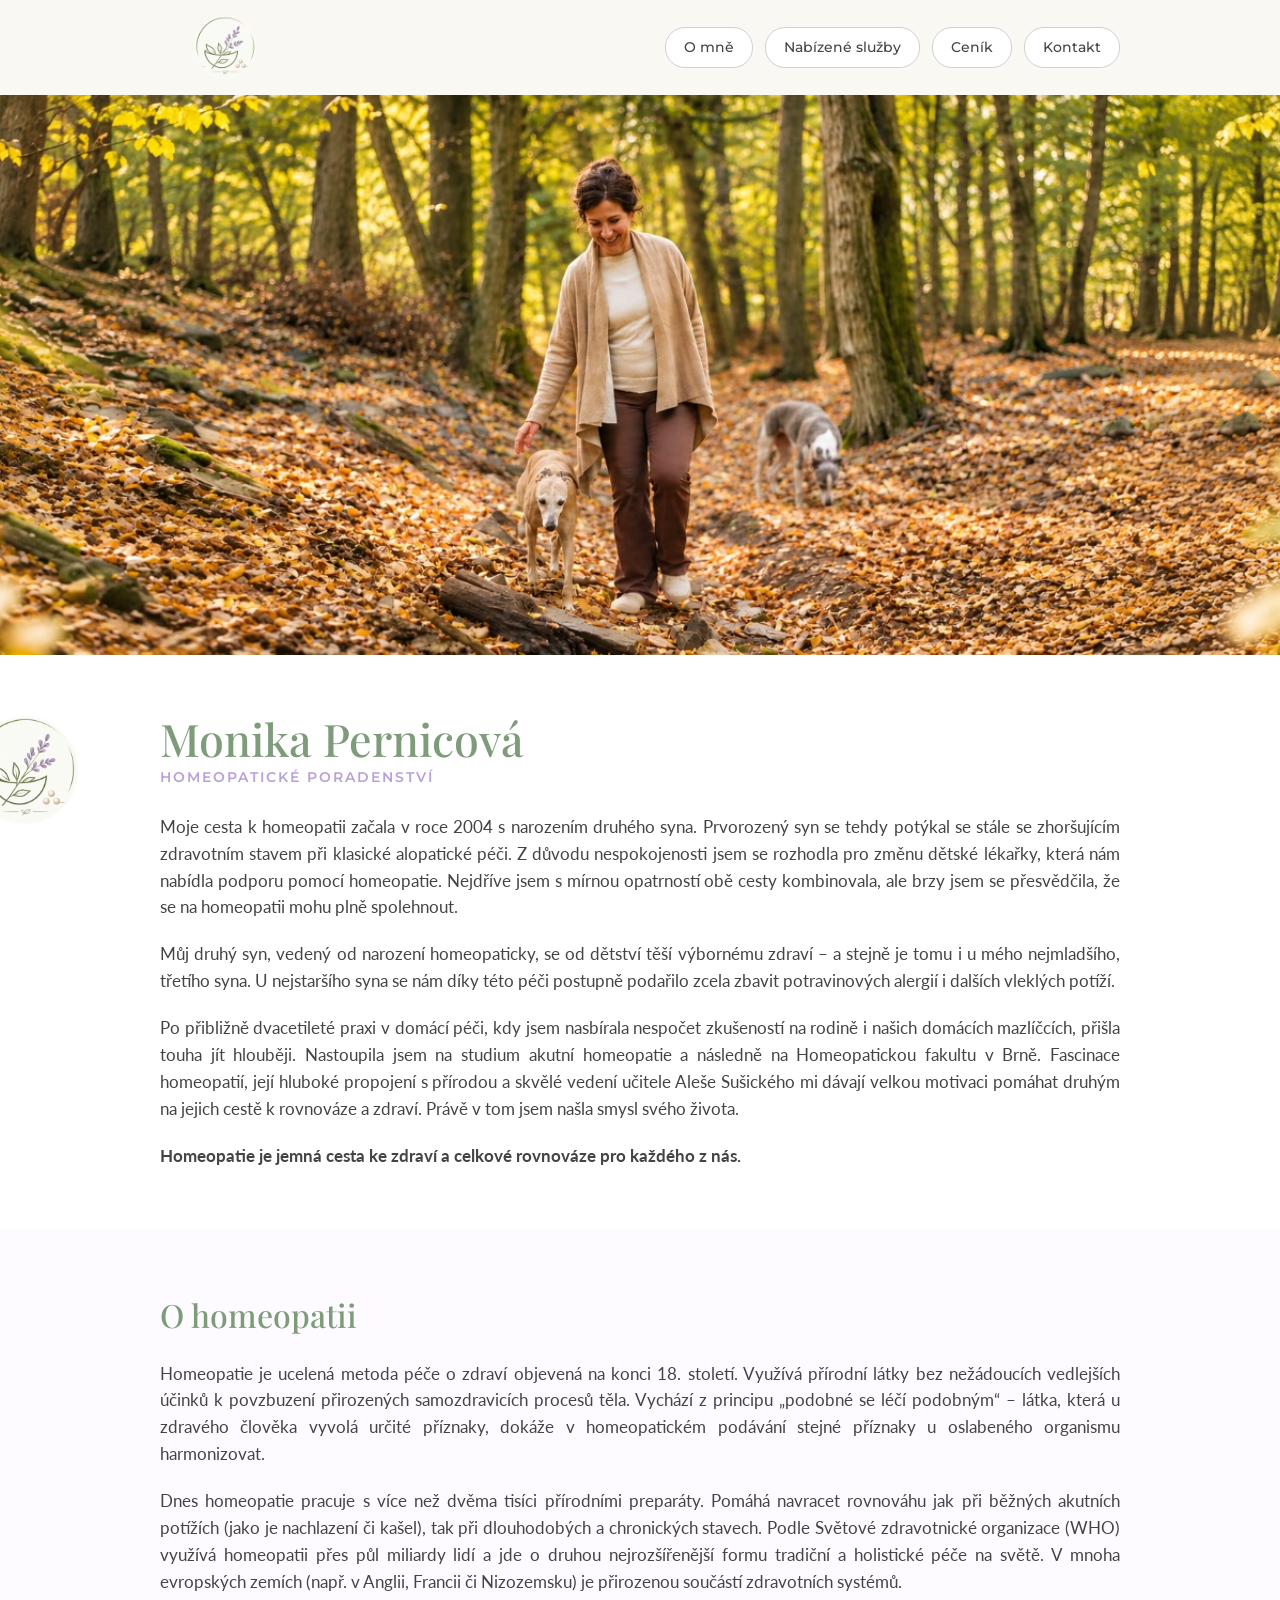
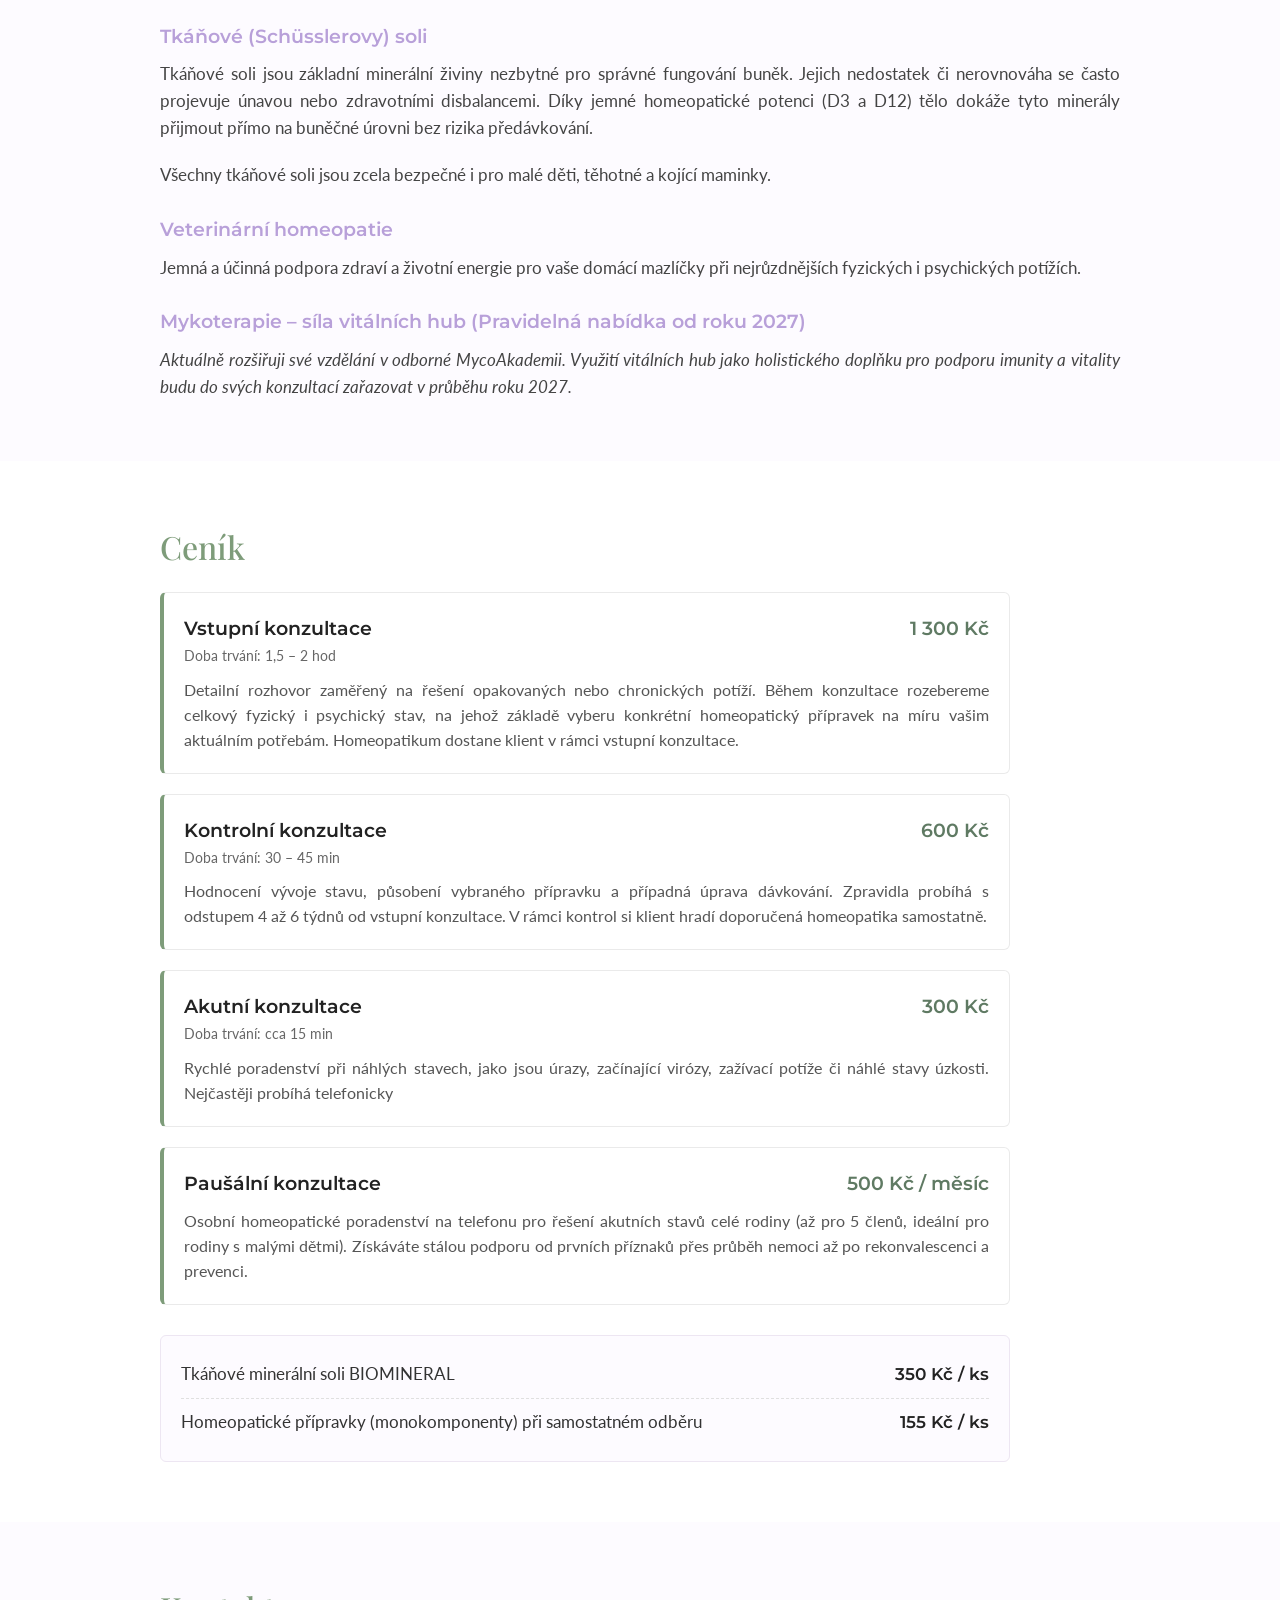
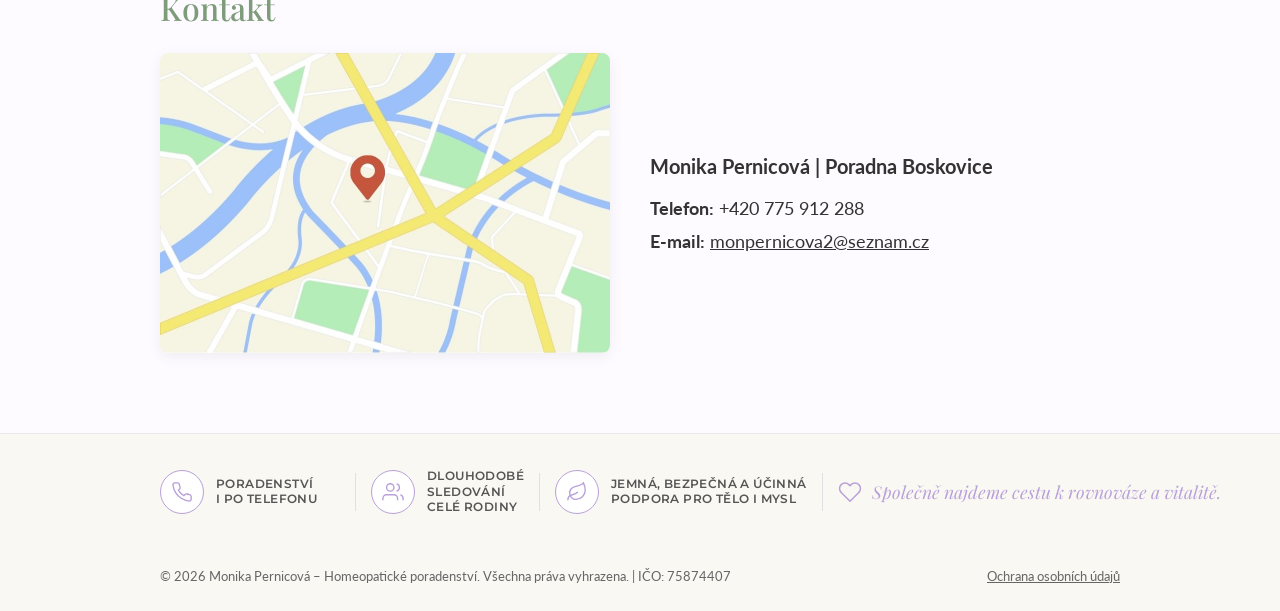
<file: index.html>
<!DOCTYPE html>
<html lang="cs">
<head>
    <meta charset="UTF-8">
    <meta name="viewport" content="width=device-width, initial-scale=1.0">
    <title>Monika Pernicová – Homeopatické poradenství</title>
    <link rel="preconnect" href="https://fonts.googleapis.com">
    <link rel="preconnect" href="https://fonts.gstatic.com" crossorigin>
    <link rel="icon" type="image/png" sizes="192x192" href="img/favicon.png">
    <link rel="apple-touch-icon" href="img/apple-touch-icon.png">
    <link href="https://fonts.googleapis.com/css2?family=Lato:ital,wght@0,300;0,400;0,700;1,400&family=Montserrat:wght@400;500;600&family=Playfair+Display:ital,wght@0,400;0,500;0,600;1,400&display=swap" rel="stylesheet">
    
    <link rel="stylesheet" href="styles.css">
</head>
<body>

    <header class="navbar">
        <div class="container nav-container">
            <a href="#" class="logo-link">
                <img src="/img/logo.png" alt="Monika Pernicová Logo" class="logo-img">
            </a>
            <nav class="nav-menu">
                <a href="#omne" class="nav-btn">O mně</a>
                <a href="#sluzby" class="nav-btn">Nabízené služby</a>
                <a href="#proklienty" class="nav-btn">Ceník</a>
                <a href="#kontakt" class="nav-btn">Kontakt</a>
            </nav>
        </div>
    </header>

    <section class="hero">
        <img src="/img/hero-foto.jpeg" alt="Monika Pernicová" class="hero-img">
    </section>

    <main>
        
       <section id="omne" class="content-section">
            <div class="container">
                <div class="about-header-wrapper">
                    <img src="img/logo.png" alt="Monika Pernicová Logo" class="about-section-logo">
                    <div class="about-title-group">
                        <h1 class="brand-title">Monika Pernicová</h1>
                        <h2 class="brand-subtitle">HOMEOPATICKÉ PORADENSTVÍ</h2>
                    </div>
                </div>
                <div class="text-block">
                    <p>Moje cesta k homeopatii začala v roce 2004 s narozením druhého syna. Prvorozený syn se tehdy potýkal se stále se zhoršujícím zdravotním stavem při klasické alopatické péči. Z důvodu nespokojenosti jsem se rozhodla pro změnu dětské lékařky, která nám nabídla podporu pomocí homeopatie. Nejdříve jsem s mírnou opatrností obě cesty kombinovala, ale brzy jsem se přesvědčila, že se na homeopatii mohu plně spolehnout.</p>
                    <p>Můj druhý syn, vedený od narození homeopaticky, se od dětství těší výbornému zdraví – a stejně je tomu i u mého nejmladšího, třetího syna. U nejstaršího syna se nám díky této péči postupně podařilo zcela zbavit potravinových alergií i dalších vleklých potíží.</p>
                    <p>Po přibližně dvacetileté praxi v domácí péči, kdy jsem nasbírala nespočet zkušeností na rodině i našich domácích mazlíčcích, přišla touha jít hlouběji. Nastoupila jsem na studium akutní homeopatie a následně na Homeopatickou fakultu v Brně. Fascinace homeopatií, její hluboké propojení s přírodou a skvělé vedení učitele Aleše Sušického mi dávají velkou motivaci pomáhat druhým na jejich cestě k rovnováze a zdraví. Právě v tom jsem našla smysl svého života.</p>
                    <p><strong>Homeopatie je jemná cesta ke zdraví a celkové rovnováze pro každého z nás.</strong></p>
                </div>
            </div>
        </section>

        <section id="sluzby" class="content-section section-alt">
            <div class="container">
                <h2 class="section-title">O homeopatii</h2>
                <div class="text-block">
                    <p>Homeopatie je ucelená metoda péče o zdraví objevená na konci 18. století. Využívá přírodní látky bez nežádoucích vedlejších účinků k povzbuzení přirozených samozdravicích procesů těla. Vychází z principu „podobné se léčí podobným“ – látka, která u zdravého člověka vyvolá určité příznaky, dokáže v homeopatickém podávání stejné příznaky u oslabeného organismu harmonizovat.</p>
                    <p>Dnes homeopatie pracuje s více než dvěma tisíci přírodními preparáty. Pomáhá navracet rovnováhu jak při běžných akutních potížích (jako je nachlazení či kašel), tak při dlouhodobých a chronických stavech. Podle Světové zdravotnické organizace (WHO) využívá homeopatii přes půl miliardy lidí a jde o druhou nejrozšířenější formu tradiční a holistické péče na světě. V mnoha evropských zemích (např. v Anglii, Francii či Nizozemsku) je přirozenou součástí zdravotních systémů.</p>
                    
                    <h3 class="subtitle sub-margin">Tkáňové (Schüsslerovy) soli</h3>
                    <p>Tkáňové soli jsou základní minerální živiny nezbytné pro správné fungování buněk. Jejich nedostatek či nerovnováha se často projevuje únavou nebo zdravotními disbalancemi. Díky jemné homeopatické potenci (D3 a D12) tělo dokáže tyto minerály přijmout přímo na buněčné úrovni bez rizika předávkování.</p>
                    <p>Všechny tkáňové soli jsou zcela bezpečné i pro malé děti, těhotné a kojící maminky.</p>

                    <h3 class="subtitle sub-margin">Veterinární homeopatie</h3>
                    <p>Jemná a účinná podpora zdraví a životní energie pro vaše domácí mazlíčky při nejrůzdnějších fyzických i psychických potížích.</p>

                    <h3 class="subtitle sub-margin">Mykoterapie – síla vitálních hub (Pravidelná nabídka od roku 2027)</h3>
                    <p><em>Aktuálně rozšiřuji své vzdělání v odborné MycoAkademii. Využití vitálních hub jako holistického doplňku pro podporu imunity a vitality budu do svých konzultací zařazovat v průběhu roku 2027.</em></p>
                </div>
            </div>
        </section>

        <section id="proklienty" class="content-section">
            <div class="container">
                <h2 class="section-title">Ceník</h2>
                
                <div class="pricing-container">
                    <div class="pricing-card">
                        <div class="pricing-card-header">
                            <div>
                                <h3 class="pricing-card-title">Vstupní konzultace</h3>
                                <span class="pricing-duration">Doba trvání: 1,5 – 2 hod</span>
                            </div>
                            <span class="pricing-card-price">1 300 Kč</span>
                        </div>
                        <p class="pricing-card-text">Detailní rozhovor zaměřený na řešení opakovaných nebo chronických potíží. Během konzultace rozebereme celkový fyzický i psychický stav, na jehož základě vyberu konkrétní homeopatický přípravek na míru vašim aktuálním potřebám. Homeopatikum dostane klient v rámci vstupní konzultace.</p>
                    </div>

                    <div class="pricing-card">
                        <div class="pricing-card-header">
                            <div>
                                <h3 class="pricing-card-title">Kontrolní konzultace</h3>
                                <span class="pricing-duration">Doba trvání: 30 – 45 min</span>
                            </div>
                            <span class="pricing-card-price">600 Kč</span>
                        </div>
                        <p class="pricing-card-text">Hodnocení vývoje stavu, působení vybraného přípravku a případná úprava dávkování. Zpravidla probíhá s odstupem 4 až 6 týdnů od vstupní konzultace. V rámci kontrol si klient hradí doporučená homeopatika samostatně.</p>
                    </div>

                    <div class="pricing-card">
                        <div class="pricing-card-header">
                            <div>
                                <h3 class="pricing-card-title">Akutní konzultace</h3>
                                <span class="pricing-duration">Doba trvání: cca 15 min</span>
                            </div>
                            <span class="pricing-card-price">300 Kč</span>
                        </div>
                        <p class="pricing-card-text">Rychlé poradenství při náhlých stavech, jako jsou úrazy, začínající virózy, zažívací potíže či náhlé stavy úzkosti. Nejčastěji probíhá telefonicky</p>
                    </div>

                    <div class="pricing-card">
                        <div class="pricing-card-header">
                            <div>
                                <h3 class="pricing-card-title">Paušální konzultace</h3>
                            </div>
                            <span class="pricing-card-price">500 Kč / měsíc</span>
                        </div>
                        <p class="pricing-card-text">Osobní homeopatické poradenství na telefonu pro řešení akutních stavů celé rodiny (až pro 5 členů, ideální pro rodiny s malými dětmi). Získáváte stálou podporu od prvních příznaků přes průběh nemoci až po rekonvalescenci a prevenci.</p>
                    </div>

                    <div class="pricing-extra">
                        <div class="pricing-row">
                            <span class="service-name">Tkáňové minerální soli BIOMINERAL</span>
                            <span class="price">350 Kč / ks</span>
                        </div>
                        <div class="pricing-row">
                            <span class="service-name">Homeopatické přípravky (monokomponenty) při samostatném odběru</span>
                            <span class="price">155 Kč / ks</span>
                        </div>
                    </div>
                </div>

            </div>
        </section>

        <section id="kontakt" class="content-section section-alt contact-section">
            <div class="container">
                <h2 class="section-title">Kontakt</h2>
                <div class="contact-grid">
                    <div class="map-box">
                        <img src="/img/mapa.jpg" alt="Mapa sídla poradny" class="map-img">
                    </div>
                    <div class="contact-info">
                        <p class="contact-address"><strong>Monika Pernicová | Poradna Boskovice</strong><br></p>
                        <p class="contact-phone"><strong>Telefon:</strong> <a href="tel:+420775912288" style="color: inherit; text-decoration: none;">+420 775 912 288</a><br><strong>E-mail:</strong> <a href="mailto:monpernicova2@seznam.cz" style="color: inherit; text-decoration: underline;">monpernicova2@seznam.cz</a></p>
                    </div>
                </div>
            </div>
        </section>

    </main>

    <footer class="footer">
        <div class="container">

            <div class="footer-features">
                <div class="footer-feature-item wide-item">
                    <div class="feature-icon-wrapper">
                        <svg class="feature-icon" viewBox="0 0 24 24" fill="none" stroke="currentColor" stroke-width="1.5" width="24" height="24">
                            <path d="M22 16.92v3a2 2 0 0 1-2.18 2 19.79 19.79 0 0 1-8.63-3.07 19.5 19.5 0 0 1-6-6 19.79 19.79 0 0 1-3.07-8.67A2 2 0 0 1 4.11 2h3a2 2 0 0 1 2 1.72 12.84 12.84 0 0 0 .7 2.81 2 2 0 0 1-.45 2.11L8.09 9.91a16 16 0 0 0 6 6l1.27-1.27a2 2 0 0 1 2.11-.45 12.84 12.84 0 0 0 2.81.7A2 2 0 0 1 22 16.92z"/>
                        </svg>
                    </div>
                    <span>PORADENSTVÍ<br>I PO TELEFONU</span>
                </div>

                <div class="footer-divider"></div>

                <div class="footer-feature-item">
                    <div class="feature-icon-wrapper">
                        <svg class="feature-icon" viewBox="0 0 24 24" fill="none" stroke="currentColor" stroke-width="1.5" width="24" height="24">
                            <path d="M17 21v-2a4 4 0 0 0-4-4H5a4 4 0 0 0-4 4v2"></path>
                            <circle cx="9" cy="7" r="4"></circle>
                            <path d="M23 21v-2a4 4 0 0 0-3-3.87"></path>
                            <path d="M16 3.13a4 4 0 0 1 0 7.75"></path>
                        </svg>
                    </div>
                    <span>DLOUHODOBÉ<br>SLEDOVÁNÍ<br>CELÉ RODINY</span>
                </div>

                <div class="footer-divider"></div>

                <div class="footer-feature-item extra-wide-item">
                    <div class="feature-icon-wrapper">
                        <svg class="feature-icon" viewBox="0 0 24 24" fill="none" stroke="currentColor" stroke-width="1.5" width="24" height="24">
                            <path d="M11 20A7 7 0 0 1 9.8 6.1C15.5 5 17 4.48 19 2c1 2 2 4.18 2 8 0 5.5-4.78 10-10 10Z"></path>
                            <path d="M2 21c0-3 1.85-5.36 5.08-6C9.5 14.52 12 13 13 12"></path>
                        </svg>
                    </div>
                    <span>JEMNÁ, BEZPEČNÁ A ÚČINNÁ<br>PODPORA PRO TĚLO I MYSL</span>
                </div>

                <div class="footer-divider"></div>

                <div class="footer-quote-item">
                    <svg class="quote-heart-icon" viewBox="0 0 24 24" fill="none" stroke="currentColor" stroke-width="1.5" width="28" height="28">
                        <path d="M20.84 4.61a5.5 5.5 0 0 0-7.78 0L12 5.67l-1.06-1.06a5.5 5.5 0 0 0-7.78 7.78l1.06 1.06L12 21.23l7.78-7.78 1.06-1.06a5.5 5.5 0 0 0 0-7.78z"></path>
                    </svg>
                    <span class="footer-quote-text">Společně najdeme cestu k rovnováze a vitalitě.</span>
                </div>
            </div>

            <div class="footer-bottom">
                <p class="footer-copy">
                    © 2026 Monika Pernicová – Homeopatické poradenství. Všechna práva vyhrazena. | IČO: 75874407
                </p>
                <a href="ochrana-osobnich-udaju.html" class="footer-privacy-link">
                    Ochrana osobních údajů
                </a>
            </div>

        </div>
    </footer>

</body>
</html>
</file>
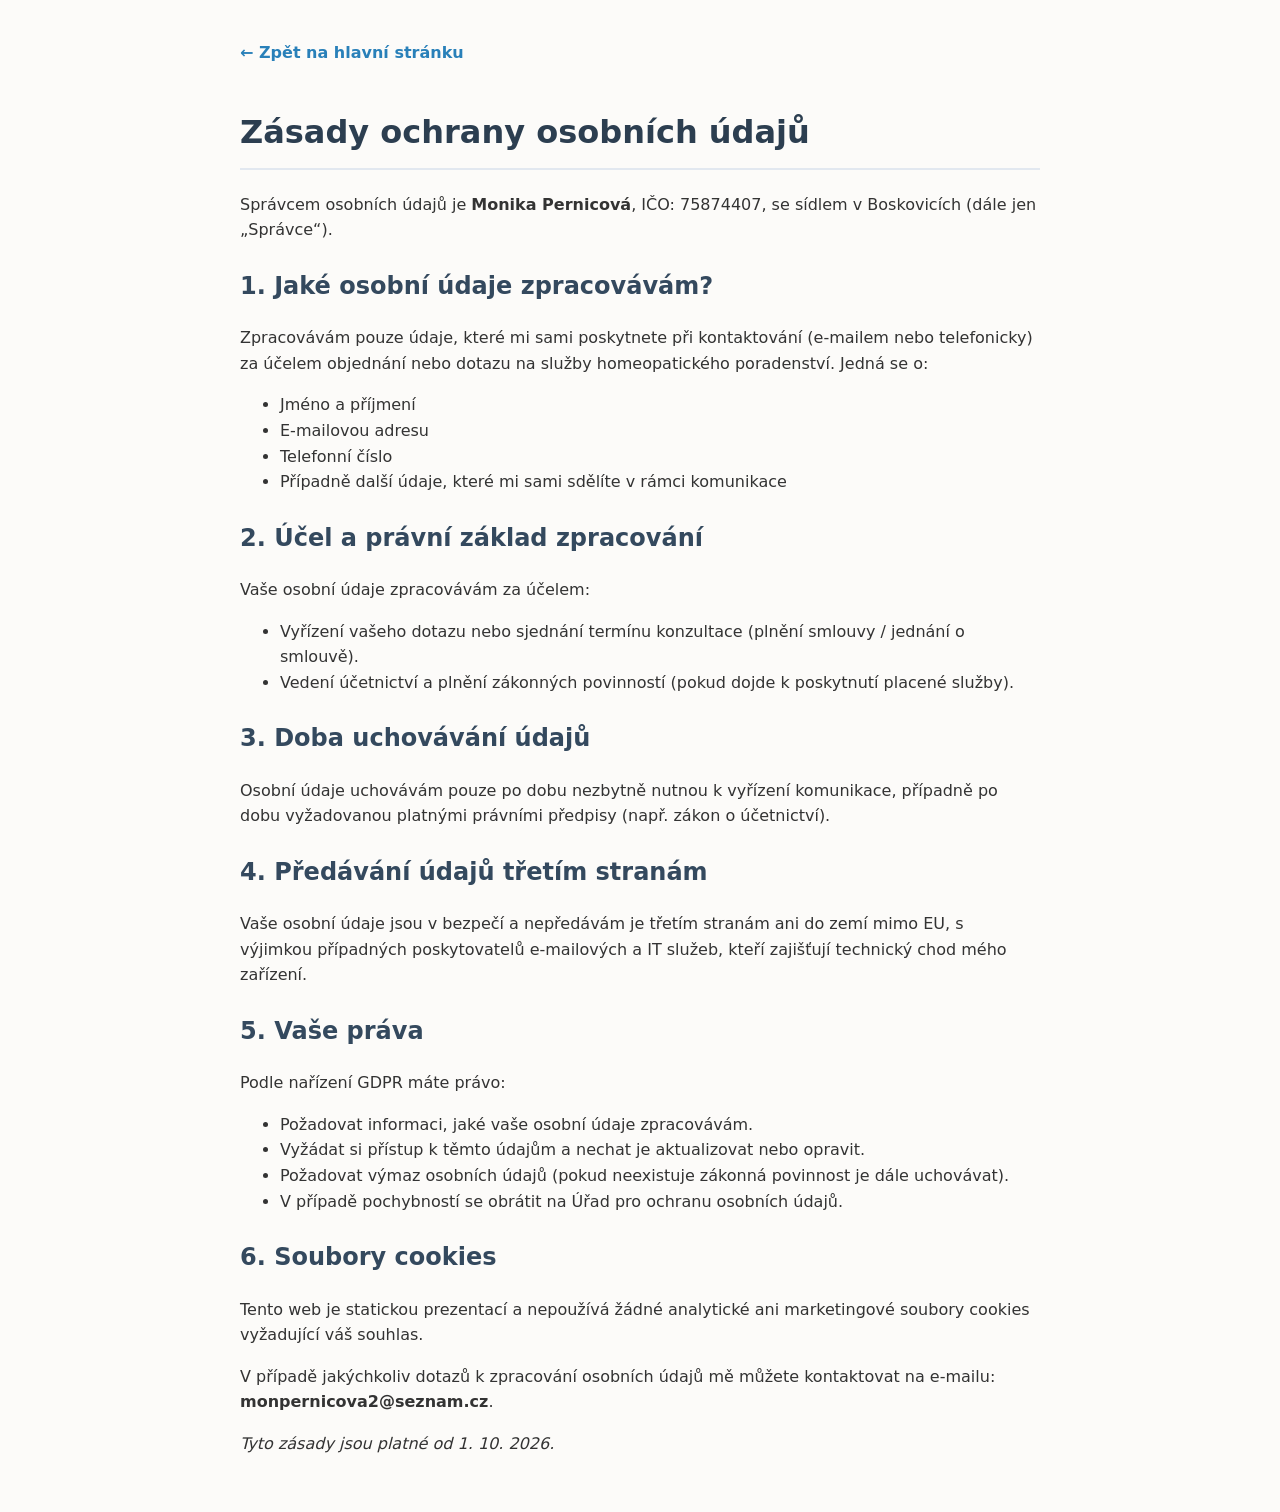
<file: ochrana-osobnich-udaju.html>
<!DOCTYPE html>
<html lang="cs">
<head>
    <meta charset="UTF-8">
    <meta name="viewport" content="width=device-width, initial-scale=1.0">
    <title>Ochrana osobních údajů | Monika Pernicová</title>
    <style>
        body {
            font-family: system-ui, -apple-system, sans-serif;
            line-height: 1.6;
            color: #333;
            max-width: 800px;
            margin: 0 auto;
            padding: 40px 20px;
            background-color: #fcfbf9;
        }
        h1 { color: #2c3e50; border-bottom: 2px solid #e2e8f0; padding-bottom: 10px; }
        h2 { color: #34495e; margin-top: 24px; }
        a { color: #2980b9; }
        .back-link { display: inline-block; margin-bottom: 20px; text-decoration: none; font-weight: bold; }
    </style>
</head>
<body>

    <a href="index.html" class="back-link">&larr; Zpět na hlavní stránku</a>

    <h1>Zásady ochrany osobních údajů</h1>

    <p>Správcem osobních údajů je <strong>Monika Pernicová</strong>, IČO: 75874407, se sídlem v Boskovicích (dále jen „Správce“).</p>

    <h2>1. Jaké osobní údaje zpracovávám?</h2>
    <p>Zpracovávám pouze údaje, které mi sami poskytnete při kontaktování (e-mailem nebo telefonicky) za účelem objednání nebo dotazu na služby homeopatického poradenství. Jedná se o:</p>
    <ul>
        <li>Jméno a příjmení</li>
        <li>E-mailovou adresu</li>
        <li>Telefonní číslo</li>
        <li>Případně další údaje, které mi sami sdělíte v rámci komunikace</li>
    </ul>

    <h2>2. Účel a právní základ zpracování</h2>
    <p>Vaše osobní údaje zpracovávám za účelem:</p>
    <ul>
        <li>Vyřízení vašeho dotazu nebo sjednání termínu konzultace (plnění smlouvy / jednání o smlouvě).</li>
        <li>Vedení účetnictví a plnění zákonných povinností (pokud dojde k poskytnutí placené služby).</li>
    </ul>

    <h2>3. Doba uchovávání údajů</h2>
    <p>Osobní údaje uchovávám pouze po dobu nezbytně nutnou k vyřízení komunikace, případně po dobu vyžadovanou platnými právními předpisy (např. zákon o účetnictví).</p>

    <h2>4. Předávání údajů třetím stranám</h2>
    <p>Vaše osobní údaje jsou v bezpečí a nepředávám je třetím stranám ani do zemí mimo EU, s výjimkou případných poskytovatelů e-mailových a IT služeb, kteří zajišťují technický chod mého zařízení.</p>

    <h2>5. Vaše práva</h2>
    <p>Podle nařízení GDPR máte právo:</p>
    <ul>
        <li>Požadovat informaci, jaké vaše osobní údaje zpracovávám.</li>
        <li>Vyžádat si přístup k těmto údajům a nechat je aktualizovat nebo opravit.</li>
        <li>Požadovat výmaz osobních údajů (pokud neexistuje zákonná povinnost je dále uchovávat).</li>
        <li>V případě pochybností se obrátit na Úřad pro ochranu osobních údajů.</li>
    </ul>

    <h2>6. Soubory cookies</h2>
    <p>Tento web je statickou prezentací a nepoužívá žádné analytické ani marketingové soubory cookies vyžadující váš souhlas.</p>

    <p>V případě jakýchkoliv dotazů k zpracování osobních údajů mě můžete kontaktovat na e-mailu: <strong>monpernicova2@seznam.cz</strong>.</p>

    <p><em>Tyto zásady jsou platné od 1. 10. 2026.</em></p>

</body>
</html>
</file>
<file: styles.css>
:root {
    --bg-header: #FAF8F3;       
    --bg-main: #FFFFFF;     
    --bg-purple-light: #FDFBFF; 
    
    --primary-green: #7E9C7A;
    --dark-green: #5F7A63;
    --accent-purple: #B8A0D9;
    --light-purple: #EDE6F2;
    --text-dark: #333333;
    --text-muted: #666666;
    
    --font-heading: 'Playfair Display', serif;
    --font-subheading: 'Montserrat', sans-serif;
    --font-body: 'Lato', sans-serif;
}

* {
    box-sizing: border-box;
    margin: 0;
    padding: 0;
}

html {
    scroll-behavior: smooth;
}

body {
    font-family: var(--font-body);
    color: var(--text-dark);
    background-color: var(--bg-main);
    line-height: 1.6;
}

.about-header-wrapper {
    position: relative;
    margin-bottom: 25px;
}

.about-section-logo {
    position: absolute;
    right: 100%;  
    top: 0;
    margin-right: 25px;
    height: 110px;
    width: auto;
    object-fit: contain;
}

.about-title-group .brand-title {
    margin-bottom: 5px;
    line-height: 1.05;   
}

.about-title-group .brand-subtitle {
    margin-bottom: 0;
}

.container {
    max-width: 1000px;
    margin: 0 auto;
    padding: 0 20px;
}

.navbar {
    background-color: var(--bg-header); 
    position: sticky;
    top: 0;
    z-index: 100;
    padding: 15px 0;
    box-shadow: 0 2px 10px rgba(0,0,0,0.03);
}

.nav-container {
    display: flex;
    justify-content: space-between;
    align-items: center;
}

.logo-img {
    height: 65px;
    width: auto;
    display: block;
}

.nav-menu {
    display: flex;
    gap: 12px;
}

.nav-btn {
    text-decoration: none;
    color: #444444;
    font-family: var(--font-subheading);
    font-size: 0.9rem;
    font-weight: 500;
    padding: 8px 18px;
    border: 1px solid #D0D0D0;
    border-radius: 20px;
    background-color: #FFFFFF;
    transition: all 0.2s ease;
    text-align: center;
}

.nav-btn:hover {
    background-color: var(--light-purple);
    border-color: var(--accent-purple);
    color: var(--dark-green);
}

.hero {
    width: 100%;
    height: 560px;
    overflow: hidden;
}

.hero-img {
    width: 100%;
    height: 100%;
    object-fit: cover;
    object-position: center 65%;
    display: block;
}

.content-section {
    padding: 60px 0;
    width: 100%;
    background-color: var(--bg-main); 
    scroll-margin-top: 95px; 
}

.section-alt {
    background-color: var(--bg-purple-light);
}

.brand-title {
    font-family: var(--font-heading);
    color: var(--primary-green);
    font-size: 2.8rem;
    font-weight: 500;
    margin-bottom: 5px;
}

.brand-subtitle {
    font-family: var(--font-subheading);
    color: var(--accent-purple);
    font-size: 0.85rem;
    letter-spacing: 2px;
    font-weight: 600;
    margin-bottom: 30px;
    text-transform: uppercase;
}

.section-title {
    font-family: var(--font-heading);
    font-size: 2rem;
    font-weight: 500;
    color: var(--primary-green);
    margin-bottom: 20px;
}

.text-block .subtitle {
    font-family: var(--font-subheading);
    font-size: 1.2rem;
    font-weight: 600;
    color: var(--accent-purple);
    margin-bottom: 10px;
}

.text-block .sub-margin {
    margin-top: 25px;
}

.text-block p {
    font-family: var(--font-body);
    font-size: 1.05rem;
    color: #444444;
    margin-bottom: 20px;
    text-align: justify;
}

.text-block p:last-child {
    margin-bottom: 0;
}

.pricing-container {
    display: flex;
    flex-direction: column;
    gap: 20px;
    max-width: 850px;
    margin-top: 20px;
}

.pricing-card {
    background-color: #FFFFFF;
    border: 1px solid #EAEAEA;
    border-left: 4px solid var(--primary-green);
    padding: 20px;
    border-radius: 6px;
}

.pricing-card-header {
    display: flex;
    justify-content: space-between;
    align-items: flex-start;
    margin-bottom: 10px;
    flex-wrap: wrap;
    gap: 10px;
}

.pricing-card-title {
    font-family: var(--font-subheading);
    font-size: 1.2rem;
    font-weight: 600;
    color: #222222;
}

.pricing-duration {
    font-family: var(--font-body);
    font-size: 0.85rem;
    color: var(--text-muted);
    display: block;
    margin-top: 2px;
}

.pricing-card-price {
    font-family: var(--font-subheading);
    font-size: 1.2rem;
    font-weight: 600;
    color: var(--dark-green);
}

.pricing-card-text {
    font-family: var(--font-body);
    font-size: 0.98rem;
    color: #555555;
    line-height: 1.6;
    text-align: justify;
}

.pricing-extra {
    margin-top: 10px;
    padding: 15px 20px;
    background-color: var(--bg-purple-light);
    border-radius: 6px;
    border: 1px solid #EDE6F2;
}

.pricing-row {
    display: flex;
    justify-content: space-between;
    padding: 10px 0;
    font-size: 1.05rem;
    border-bottom: 1px dashed #E0E0E0;
}

.pricing-row:last-child {
    border-bottom: none;
}

.pricing-row .service-name {
    font-family: var(--font-body);
    color: #333333;
}

.pricing-row .price {
    font-family: var(--font-subheading);
    font-weight: 600;
    color: #222222;
}

.contact-section {
    padding-bottom: 80px;
}

.contact-grid {
    display: flex;
    align-items: center;
    gap: 40px;
}

.map-box {
    flex: 1;
    max-width: 450px;
    border-radius: 8px;
    overflow: hidden;
    box-shadow: 0 4px 15px rgba(0,0,0,0.06);
}

.map-img {
    width: 100%;
    height: auto;
    display: block;
}

.contact-info {
    flex: 1;
    font-family: var(--font-body);
    font-size: 1.15rem;
    line-height: 1.8;
}

.contact-address {
    font-size: 1.25rem;
    margin-bottom: 8px;
}

.contact-hours {
    color: var(--text-muted);
    margin-bottom: 15px;
}

.contact-phone {
    font-size: 1.15rem;
}

.footer {
    background-color: var(--bg-header);
    text-align: center;
    padding: 35px 0 25px 0;
    font-family: var(--font-body);
    font-size: 0.85rem;
    color: var(--text-muted);
    border-top: 1px solid #EAEAEA;
}

.footer-features {
    display: flex;
    flex-direction: row;
    align-items: center;
    justify-content: space-between;
    padding-bottom: 25px;
    margin-bottom: 25px;
    border-bottom: none;
    gap: 15px;
    width: 100%;
}

.footer-feature-item {
    display: flex;
    flex-direction: row;
    align-items: center;
    gap: 12px;
    text-align: left;
    flex-shrink: 0;
}

.wide-item {
    min-width: 180px;
}

.extra-wide-item {
    min-width: 220px;
}

.feature-icon-wrapper {
    width: 44px;
    height: 44px;
    min-width: 44px;
    min-height: 44px;
    border: 1px solid var(--accent-purple);
    border-radius: 50%;
    display: flex;
    align-items: center;
    justify-content: center;
    color: var(--accent-purple);
    flex-shrink: 0;
    background-color: #FFFFFF;
}

.feature-icon {
    width: 22px !important;
    height: 22px !important;
    max-width: 22px;
    max-height: 22px;
    display: block;
}

.footer-feature-item span {
    font-family: var(--font-subheading);
    font-size: 0.72rem;
    font-weight: 600;
    color: #555555;
    letter-spacing: 0.4px;
    line-height: 1.35;
    white-space: nowrap;
}

.footer-divider {
    width: 1px;
    height: 38px;
    background-color: #E0E0E0;
    flex-shrink: 0;
}

.footer-quote-item {
    display: flex;
    align-items: center;
    gap: 10px;
    flex-shrink: 0;
}

.quote-heart-icon {
    width: 24px !important;
    height: 24px !important;
    min-width: 24px;
    color: var(--accent-purple);
    flex-shrink: 0;
}

.footer-quote-text {
    font-family: var(--font-heading);
    font-style: italic;
    font-size: 1.1rem;
    color: var(--accent-purple);
    white-space: nowrap;
}

/* STYLY PRO SPODNÍ ŘÁDEK PATKY */
.footer-bottom {
    display: flex;
    justify-content: space-between;
    align-items: center;
    margin-top: 20px;
    font-size: 0.8rem;
    color: var(--text-muted);
    width: 100%;
}

.footer-copy {
    margin: 0;
    text-align: left;
}

.footer-privacy-link {
    color: var(--text-muted);
    text-decoration: underline;
    font-size: 0.8rem;
    transition: color 0.2s ease;
    white-space: nowrap;
}

.footer-privacy-link:hover {
    color: var(--accent-purple);
}

@media (max-width: 768px) {
    .navbar {
        padding: 12px 0;
    }

    .nav-container {
        flex-direction: column;
        gap: 12px;
    }

    .logo-img {
        height: 50px; 
    }

    .about-header-wrapper {
        flex-direction: column;
        align-items: flex-start;
        gap: 15px;
    }
    
    .about-section-logo {
        position: static;
        display: block;
        margin-right: 0;
        margin-bottom: 15px;
        height: 75px;
    }

    .nav-menu {
        display: grid;
        grid-template-columns: 1fr 1fr; 
        gap: 8px;
        width: 100%;
        max-width: 380px;
    }

    .footer-features {
        flex-direction: column;
        align-items: flex-start;
        gap: 20px;
    }

    .footer-divider {
        display: none;
    }

    .footer-quote-item {
        flex-wrap: wrap;
        margin-top: 10px;
    }

    .footer-quote-text {
        white-space: normal;
        text-align: left;
    }

    .nav-btn {
        font-size: 0.82rem;
        padding: 7px 10px;
        width: 100%;
    }

    .content-section {
        padding: 40px 0;
        scroll-margin-top: 135px;
    }

    .brand-title {
        font-size: 2.1rem;
    }

    .brand-subtitle {
        font-size: 0.75rem;
        letter-spacing: 1.5px;
        margin-bottom: 20px;
    }

    .section-title {
        font-size: 1.6rem;
    }

    .text-block p, .pricing-card-text {
        text-align: left;
        font-size: 0.98rem;
    }

    .hero {
        height: 280px; 
    }

    .pricing-card-header {
        flex-direction: column;
        align-items: flex-start;
        gap: 4px;
    }

    .pricing-card-price {
        font-size: 1.1rem;
    }

    .pricing-row {
        flex-direction: column;
        gap: 4px;
        font-size: 0.95rem;
    }

    .contact-grid {
        flex-direction: column;
        align-items: flex-start;
        gap: 25px;
    }

    .map-box {
        max-width: 100%;
        width: 100%;
    }

    .contact-info {
        font-size: 1rem;
    }

    .footer-bottom {
        flex-direction: column;
        align-items: flex-start;
        gap: 10px;
    }
}
</file>
